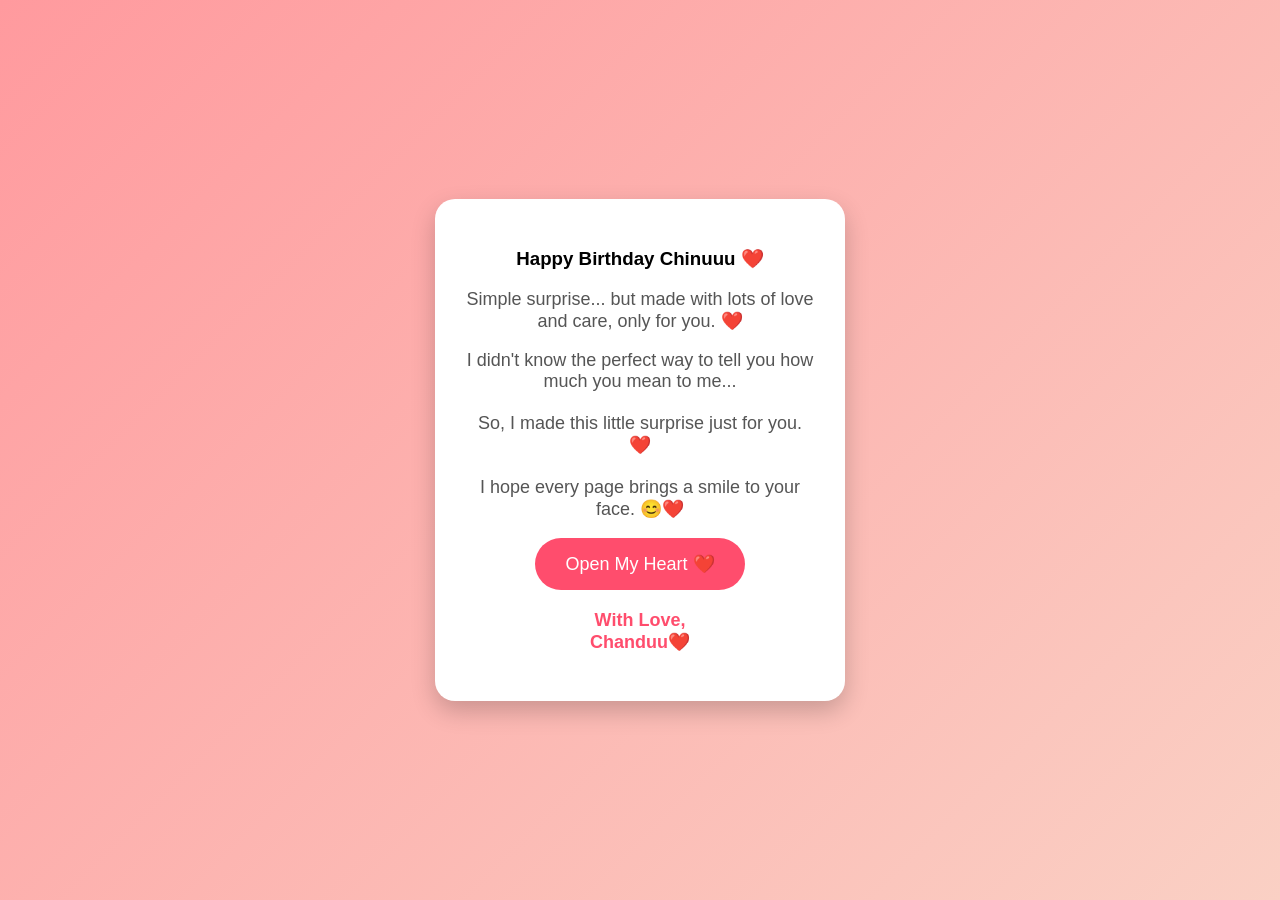
<file: index.html>
<!DOCTYPE html>
<html lang="en">
<head>
<meta charset="UTF-8">
<meta name="viewport" content="width=device-width, initial-scale=1.0">
<title>For Charanuuuuuuu ❤️</title>

<link rel="stylesheet" href="style.css">
</head>


<body>
  

<div class="container">

<h3>Happy Birthday Chinuuu ❤️</h3>

<p>Simple surprise... but made with lots of love and care, only for you. ❤️</p>

<p>
I didn't know the perfect way to tell you how much you mean to me...
<br><br>

So, I made this little surprise just for you. ❤️
<br><br>

I hope every page brings a smile to your face. 😊❤️
</p>

<button onclick="window.location.href='gallery.html'">
Open My Heart ❤️
</button>

<p class="from">
With Love,<br>
<b>Chanduu❤️</b>
</p>

</div>

<script>

function startSurprise(){

    let music = document.getElementById("bgMusic");

    music.play();

    setTimeout(function(){

        window.location.href="gallery.html";

    },1000);

}

</script>

</body>
</html>
</file>
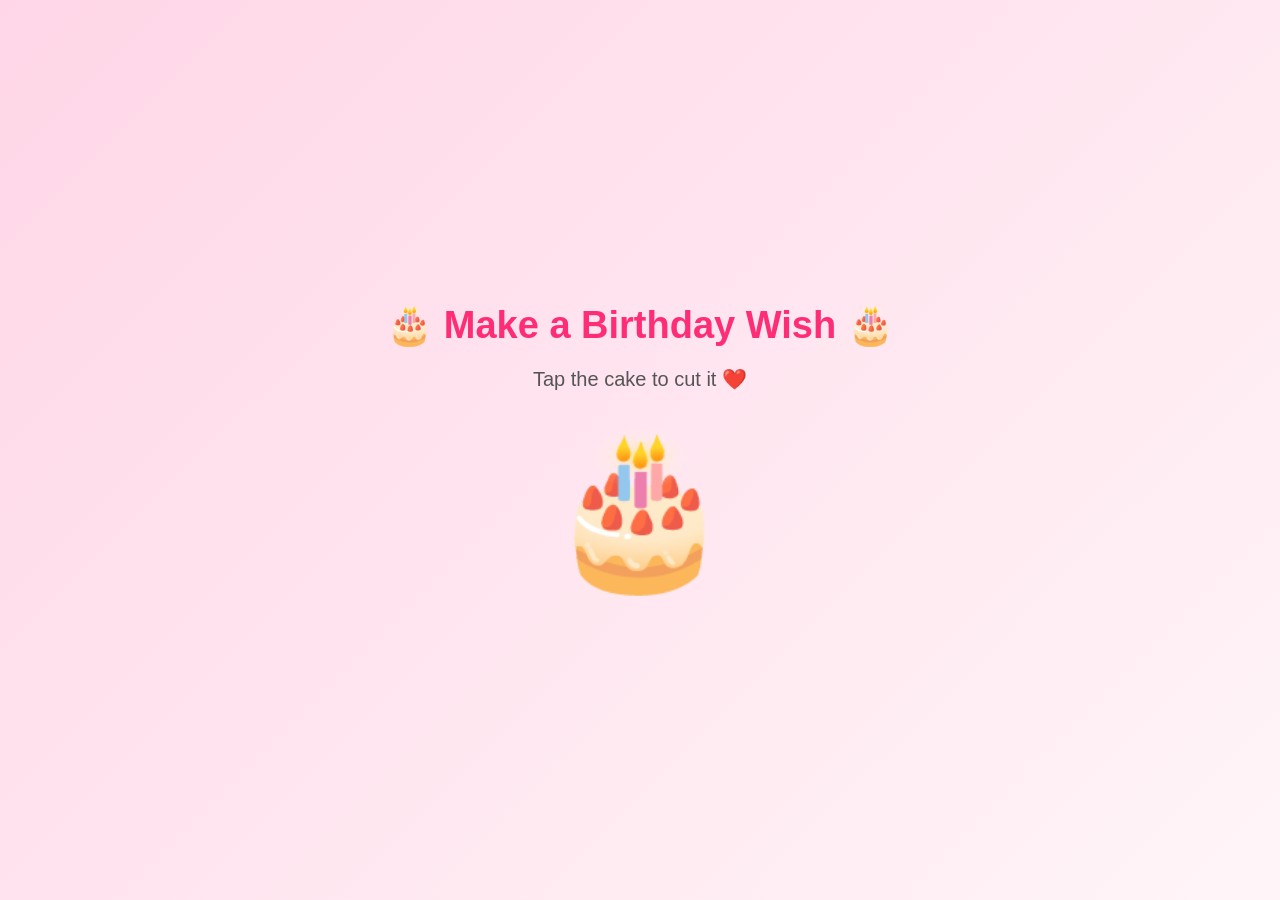
<file: cake.html>
<!DOCTYPE html>
<html lang="en">
<head>

<meta charset="UTF-8">
<meta name="viewport" content="width=device-width, initial-scale=1.0">

<title>Birthday Cake 🎂</title>

<style>

*{
margin:0;
padding:0;
box-sizing:border-box;
font-family:Arial,sans-serif;
}

body{
height:100vh;
display:flex;
justify-content:center;
align-items:center;
background:linear-gradient(135deg,#ffd6e7,#fff5f8);
overflow:hidden;
}

.container{
text-align:center;
}

h1{
color:#ff2d75;
font-size:38px;
margin-bottom:20px;
}

p{
font-size:20px;
color:#555;
margin-bottom:30px;
}

.cake{
font-size:150px;
cursor:pointer;
transition:.5s;
animation:bounce 2s infinite;
}

.cake:hover{
transform:scale(1.1);
}

@keyframes bounce{

0%,100%{
transform:translateY(0);
}

50%{
transform:translateY(-15px);
}

}

#message{
display:none;
margin-top:30px;
font-size:26px;
color:#e91e63;
font-weight:bold;
}

button{
display:none;
margin-top:25px;
padding:15px 35px;
background:#ff4d94;
color:white;
border:none;
border-radius:30px;
font-size:18px;
cursor:pointer;
}
@keyframes fall{

0%{
transform:translateY(-50px) rotate(0deg);
opacity:1;
}

100%{
transform:translateY(110vh) rotate(360deg);
opacity:0;
}

}

</style>

</head>

<body>

<div class="container">

<h1>🎂 Make a Birthday Wish 🎂</h1>

<p>Tap the cake to cut it ❤️</p>

<div class="cake" onclick="cutCake()">
🎂
</div>

<div id="message">
🎉 Happy Birthday, My Love! ❤️
</div>

<button id="nextBtn" onclick="window.location.href='game.html'">
Next Surprise ❤️
</button>
</div>

<script>

function cutCake(){

document.querySelector(".cake").innerHTML="🍰";

document.querySelector("h1").innerHTML="🎉 Happy Birthday! 🎉";

document.querySelector("p").innerHTML="May all your wishes come true... ❤️";

document.getElementById("message").style.display="block";

document.getElementById("nextBtn").style.display="inline-block";

}

</script>

</body>

</html>
<script>

function cutCake(){

document.querySelector(".cake").innerHTML="🍰";

document.querySelector("h1").innerHTML="🎉 Happy Birthday! 🎉";

document.querySelector("p").innerHTML="May all your wishes come true... ❤️";

document.getElementById("message").style.display="block";

document.getElementById("nextBtn").style.display="inline-block";

/* Confetti Hearts */

for(let i=0;i<30;i++){

let heart=document.createElement("div");

heart.innerHTML="❤️";

heart.style.position="fixed";
heart.style.left=Math.random()*100+"vw";
heart.style.top="-50px";
heart.style.fontSize=(20+Math.random()*20)+"px";
heart.style.animation="fall 4s linear forwards";

document.body.appendChild(heart);

setTimeout(()=>heart.remove(),4000);

}

}

</script>
</file>
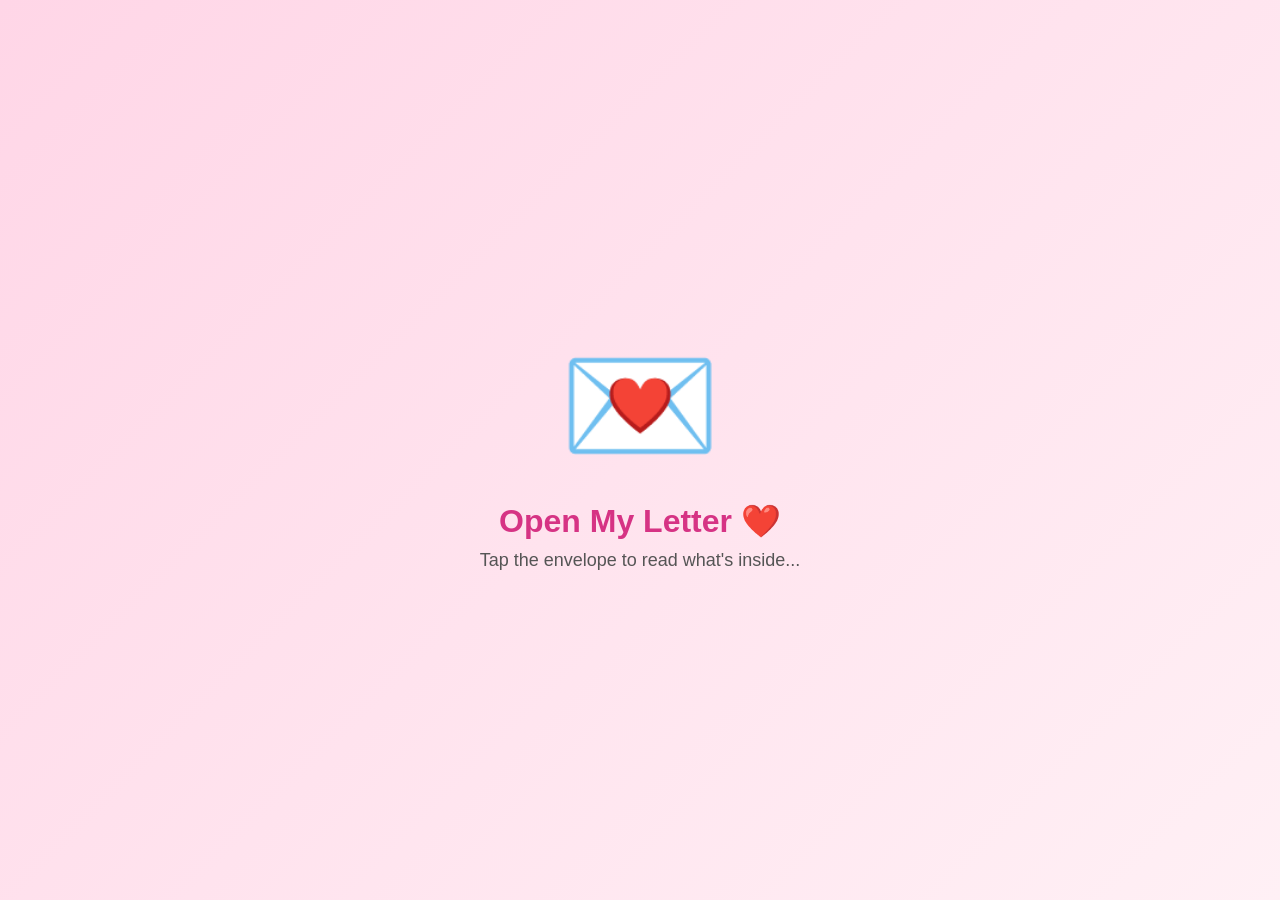
<file: envelope.html>
<!DOCTYPE html>
<html lang="en">
<head>

<meta charset="UTF-8">
<meta name="viewport" content="width=device-width, initial-scale=1.0">

<title>Open My Letter ❤️</title>

<style>

*{
margin:0;
padding:0;
box-sizing:border-box;
font-family:Arial,sans-serif;
}

body{
display:flex;
justify-content:center;
align-items:center;
height:100vh;
background:linear-gradient(135deg,#ffd6e7,#fff0f5);
overflow:hidden;
}

.container{
text-align:center;
}

.envelope{
font-size:130px;
cursor:pointer;
transition:.4s;
animation:float 2s infinite ease-in-out;
}

.envelope:hover{
transform:scale(1.1);
}

h2{
margin-top:20px;
color:#d63384;
font-size:32px;
}

p{
margin-top:10px;
color:#555;
font-size:18px;
}

@keyframes float{

0%{
transform:translateY(0);
}

50%{
transform:translateY(-10px);
}

100%{
transform:translateY(0);
}

}

</style>

</head>

<body>

<div class="container">

<div class="envelope" onclick="openLetter()">
💌
</div>

<h2>Open My Letter ❤️</h2>

<p>Tap the envelope to read what's inside...</p>
</div>

<script>

function openLetter(){

document.querySelector(".envelope").innerHTML="💖";

document.querySelector("h2").innerHTML="Opening Your Letter... ❤️";

document.querySelector("p").innerHTML="Please wait a moment... 🥹";

setTimeout(function(){

window.location.href="ll.html";

},2000);

}

</script>

</body>

</html>
</file>
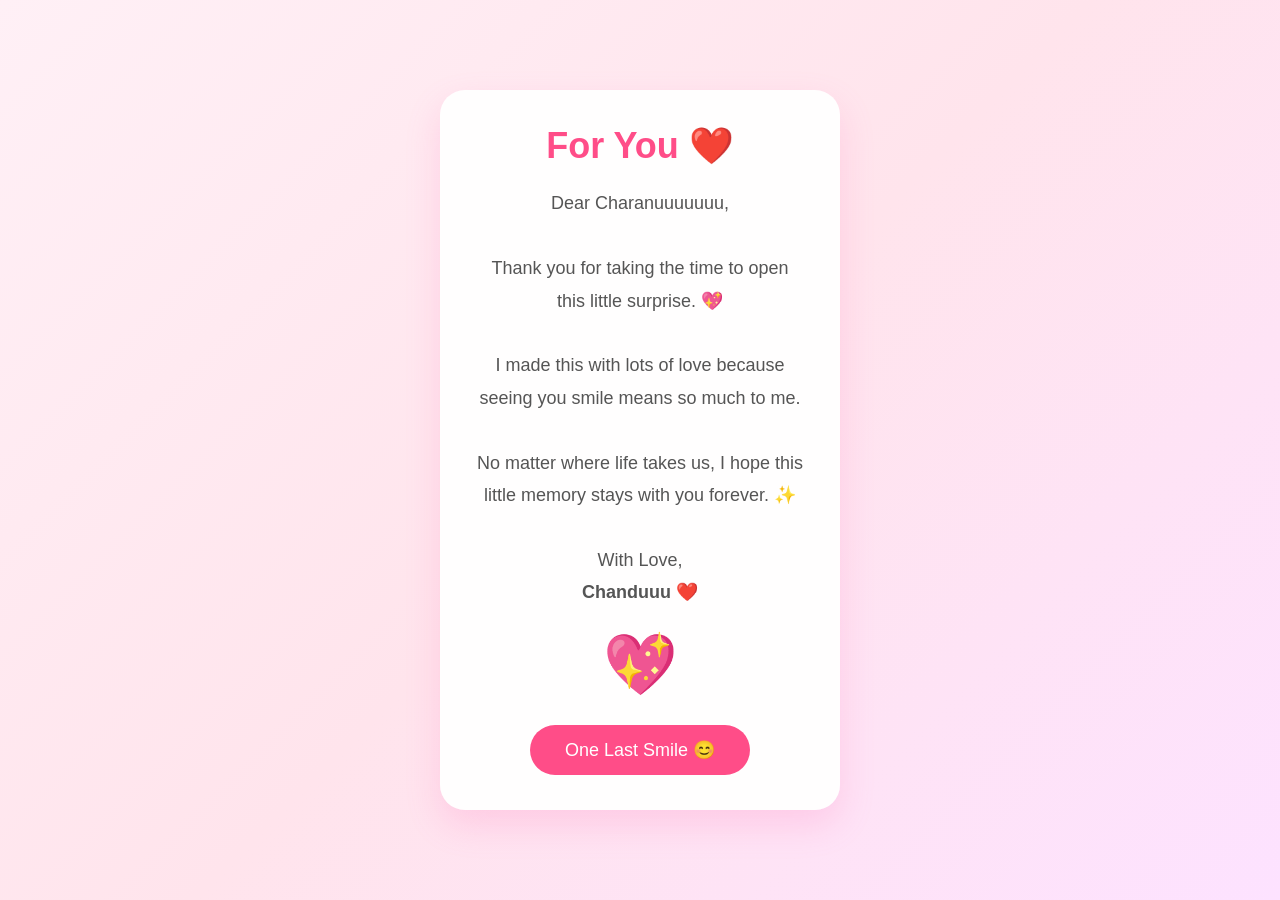
<file: final.html>
<!DOCTYPE html>
<html lang="en">
<head>
<meta charset="UTF-8">
<meta name="viewport" content="width=device-width, initial-scale=1.0">
<title>Forever ❤️</title>

<style>

*{
margin:0;
padding:0;
box-sizing:border-box;
font-family:Arial,sans-serif;
}

body{
height:100vh;
display:flex;
justify-content:center;
align-items:center;
background:linear-gradient(135deg,#fff0f6,#ffe4ec,#fde2ff);
overflow:hidden;
}

.card{
width:90%;
max-width:400px;
background:rgba(255,255,255,0.95);
padding:35px;
border-radius:25px;
text-align:center;
box-shadow:0 15px 35px rgba(255,105,180,.2);
animation:fadeIn 1.5s ease;
}

h1{
font-size:36px;
color:#ff4d88;
margin-bottom:20px;
}

p{
font-size:18px;
line-height:1.8;
color:#555;
}

.heart{
font-size:60px;
margin-top:20px;
animation:beat 1s infinite;
}

button{
margin-top:25px;
padding:14px 35px;
border:none;
border-radius:30px;
background:#ff4d88;
color:white;
font-size:18px;
cursor:pointer;
}

button:hover{
transform:scale(1.05);
}

@keyframes beat{
0%,100%{
transform:scale(1);
}
50%{
transform:scale(1.2);
}
}

@keyframes fadeIn{
from{
opacity:0;
transform:translateY(30px);
}
to{
opacity:1;
transform:translateY(0);
}
}

</style>

</head>

<body>

<div class="card">

<h1>For You ❤️</h1>

<p>

Dear Charanuuuuuuu,

<br><br>

Thank you for taking the time to open this little surprise. 💖

<br><br>

I made this with lots of love because seeing you smile means so much to me.

<br><br>

No matter where life takes us, I hope this little memory stays with you forever. ✨

<br><br>

With Love,

<br>

<b>Chanduuu ❤️</b>

</p>

<div class="heart">💖</div>

<button onclick="showMessage()">One Last Smile 😊</button>

<p id="finalMessage" style="display:none; margin-top:20px; color:#ff4d88; font-size:22px; font-weight:bold;">
💖 I hope this surprise made you smile. You'll always be special to me. ❤️
</p>

<script>
function showMessage(){
    document.getElementById("finalMessage").style.display = "block";
}
</script>
</button>

</div>

</body>
</html>
</file>
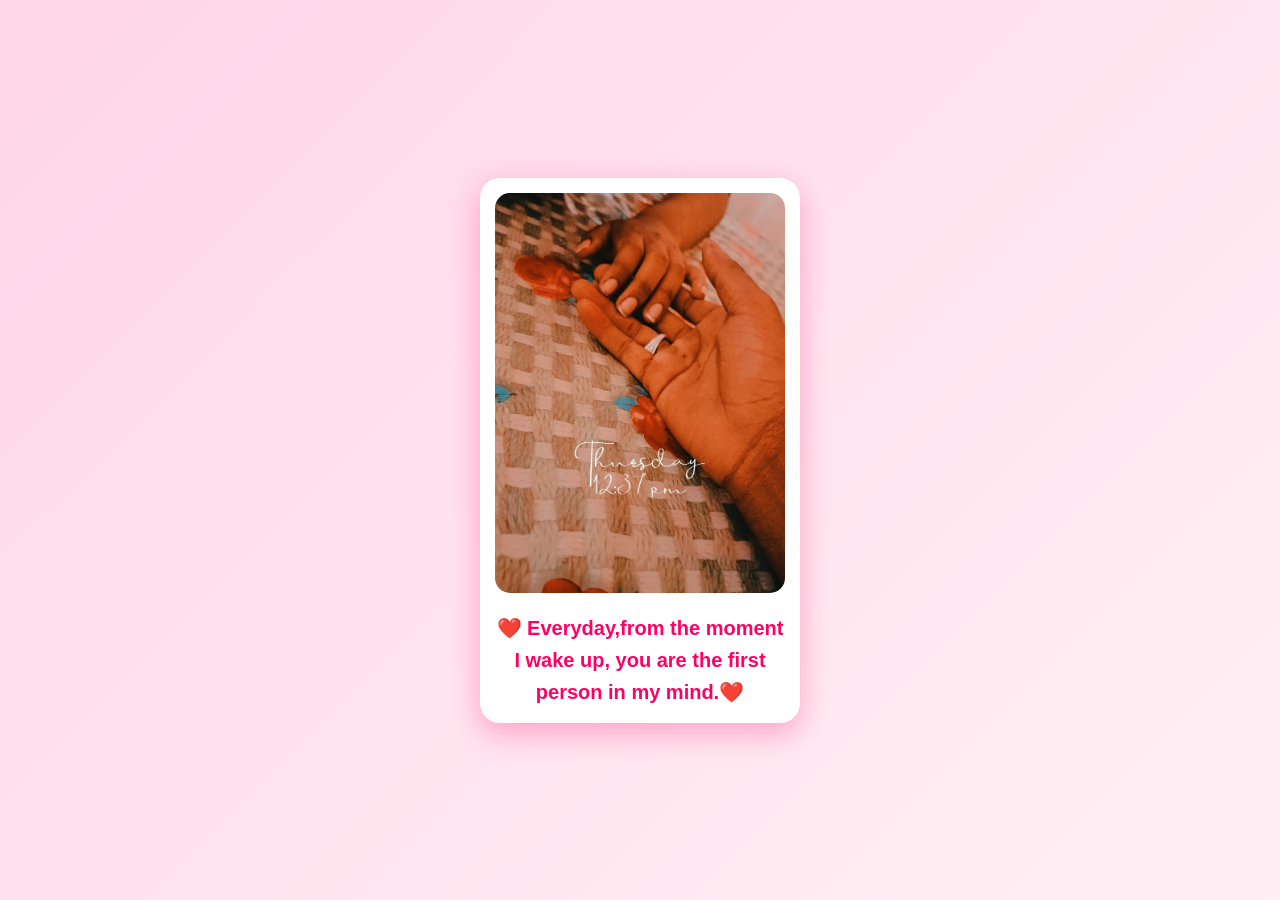
<file: gallery.html>
<!DOCTYPE html>
<html lang="en">
<head>
<meta charset="UTF-8">
<meta name="viewport" content="width=device-width, initial-scale=1.0">
<title>For someone so special ❤️</title>

<style>

*{
margin:0;
padding:0;
box-sizing:border-box;
font-family:Arial,sans-serif;
}

body{
display:flex;
justify-content:center;
align-items:center;
height:100vh;
background:linear-gradient(135deg,#ffd6e7,#fff0f5);
overflow:hidden;
}

.card{
width:320px;
background:white;
padding:15px;
border-radius:20px;
box-shadow:0 10px 30px rgba(255,0,100,.3);
text-align:center;
animation:fade 1s;
}

img{
width:100%;
height:400px;
object-fit:cover;
border-radius:15px;
}

#quote{
margin-top:15px;
font-size:20px;
color:#ff0066;
font-weight:bold;
line-height:1.6;
}

@keyframes fade{
from{
opacity:0;
transform:scale(.9);
}
to{
opacity:1;
transform:scale(1);
}
}

</style>
</head>

<body>

<div class="card">

<img id="photo" src="photo1.jpg">

<p id="quote">
❤️ Everyday,from the moment I wake up, you are the first person in my mind.❤️
</p>


</div>

<script>

let photos=[
"photo1.jpg",
"photo2.jpg",
"photo3.jpg",
"photo4.jpg",
"photo5.jpg"
];

let quotes = [
"❤️ Every day, from the moment I wake up, you are the first person on my mind. ❤️",
"❤️ Wishing the sweetest soul the happiest birthday ever. ❤️",
"❤️ Every picture reminds me how lucky I am to have you. ❤️",
"❤️ Every moment with you becomes a beautiful memory. ❤️",
"❤️ Happy Birthday to someone who means so much to me. ❤️"
];

let index=0;
setInterval(function(){

index++;

if(index>=photos.length){
window.location.href="letter.html";
window.location.href="ll.html";
return;
}

document.getElementById("photo").src=photos[index];
document.getElementById("quote").innerHTML=quotes[index];

},3000);
</script>

</body>
</html>
</file>
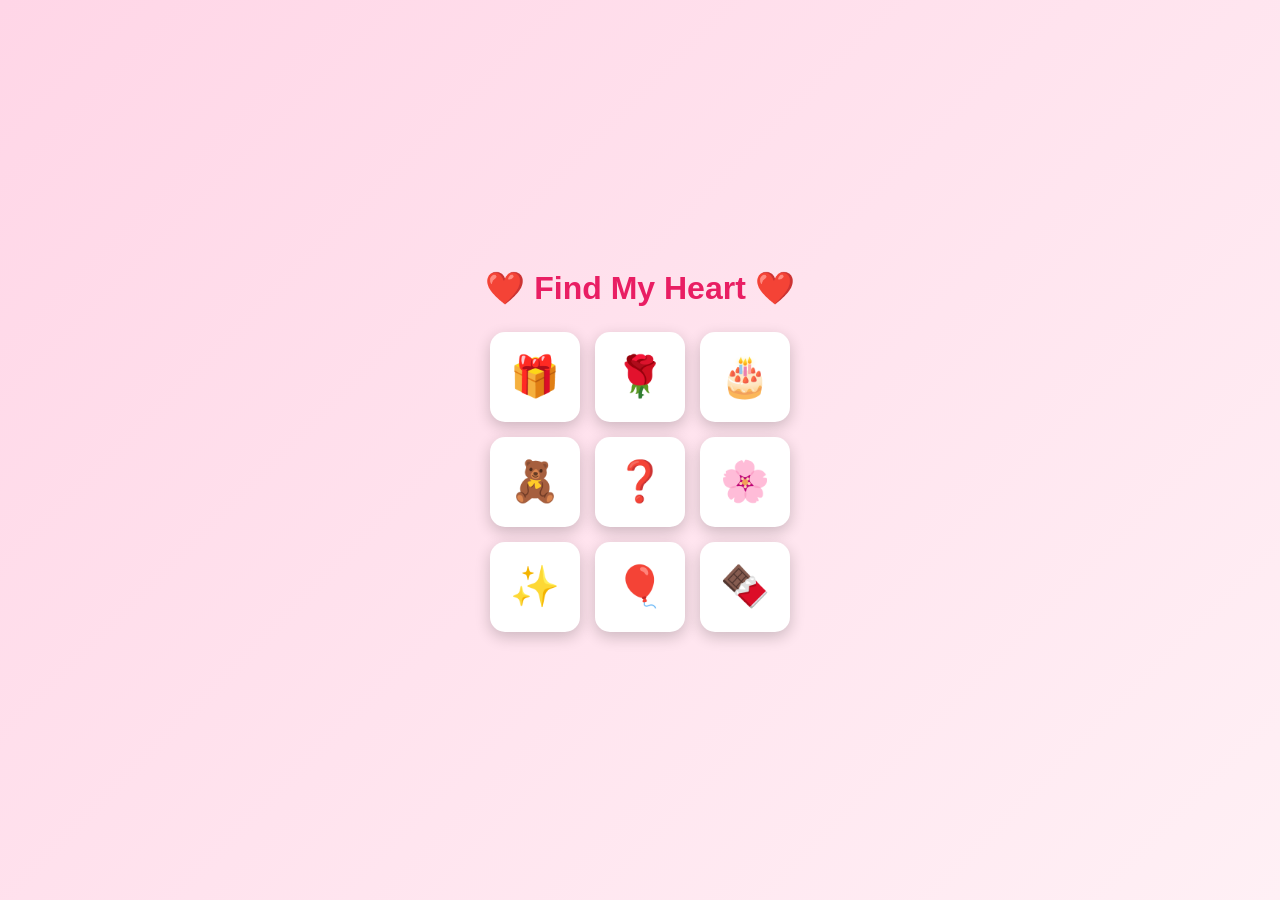
<file: game.html>
<!DOCTYPE html>
<html lang="en">
<head>
<meta charset="UTF-8">
<meta name="viewport" content="width=device-width, initial-scale=1.0">
<title>Find My Heart ❤️</title>

<style>

*{
margin:0;
padding:0;
box-sizing:border-box;
font-family:Arial,sans-serif;
}

body{
background:linear-gradient(135deg,#ffd6e7,#fff0f5);
display:flex;
justify-content:center;
align-items:center;
height:100vh;
}

.container{
text-align:center;
}

h1{
color:#e91e63;
margin-bottom:25px;
}

.grid{
display:grid;
grid-template-columns:repeat(3,90px);
gap:15px;
justify-content:center;
}

.box{
width:90px;
height:90px;
background:white;
border-radius:15px;
display:flex;
justify-content:center;
align-items:center;
font-size:40px;
cursor:pointer;
box-shadow:0 5px 15px rgba(0,0,0,.2);
transition:.3s;
}

.box:hover{
transform:scale(1.05);
}

#msg{
margin-top:25px;
font-size:22px;
color:#d81b60;
font-weight:bold;
display:none;
}

button{
margin-top:20px;
padding:15px 30px;
background:#ff4081;
color:white;
border:none;
border-radius:30px;
font-size:18px;
cursor:pointer;
display:none;
}

</style>

</head>

<body>

<div class="container">

<h1>❤️ Find My Heart ❤️</h1>

<div class="grid">

<div class="box" onclick="wrong(this)">🎁</div>
<div class="box" onclick="wrong(this)">🌹</div>
<div class="box" onclick="wrong(this)">🎂</div>

<div class="box" onclick="wrong(this)">🧸</div>
<div class="box" onclick="correct(this)">❓</div>
<div class="box" onclick="wrong(this)">🌸</div>

<div class="box" onclick="wrong(this)">✨</div>
<div class="box" onclick="wrong(this)">🎈</div>
<div class="box" onclick="wrong(this)">🍫</div>

</div>

<div id="msg">
❤️ You found my heart... ❤️
<br><br>
Because my heart has always belonged to you. 🥹❤️
</div>

<button id="next" onclick="window.location.href='final.html'">
Continue ❤️
</button>

</div>

<script>

function wrong(box){
box.innerHTML="🤍";
}

function correct(box){

box.innerHTML="❤️";

document.getElementById("msg").style.display="block";

document.getElementById("next").style.display="inline-block";

}

</script>

</body>
</html>
</file>
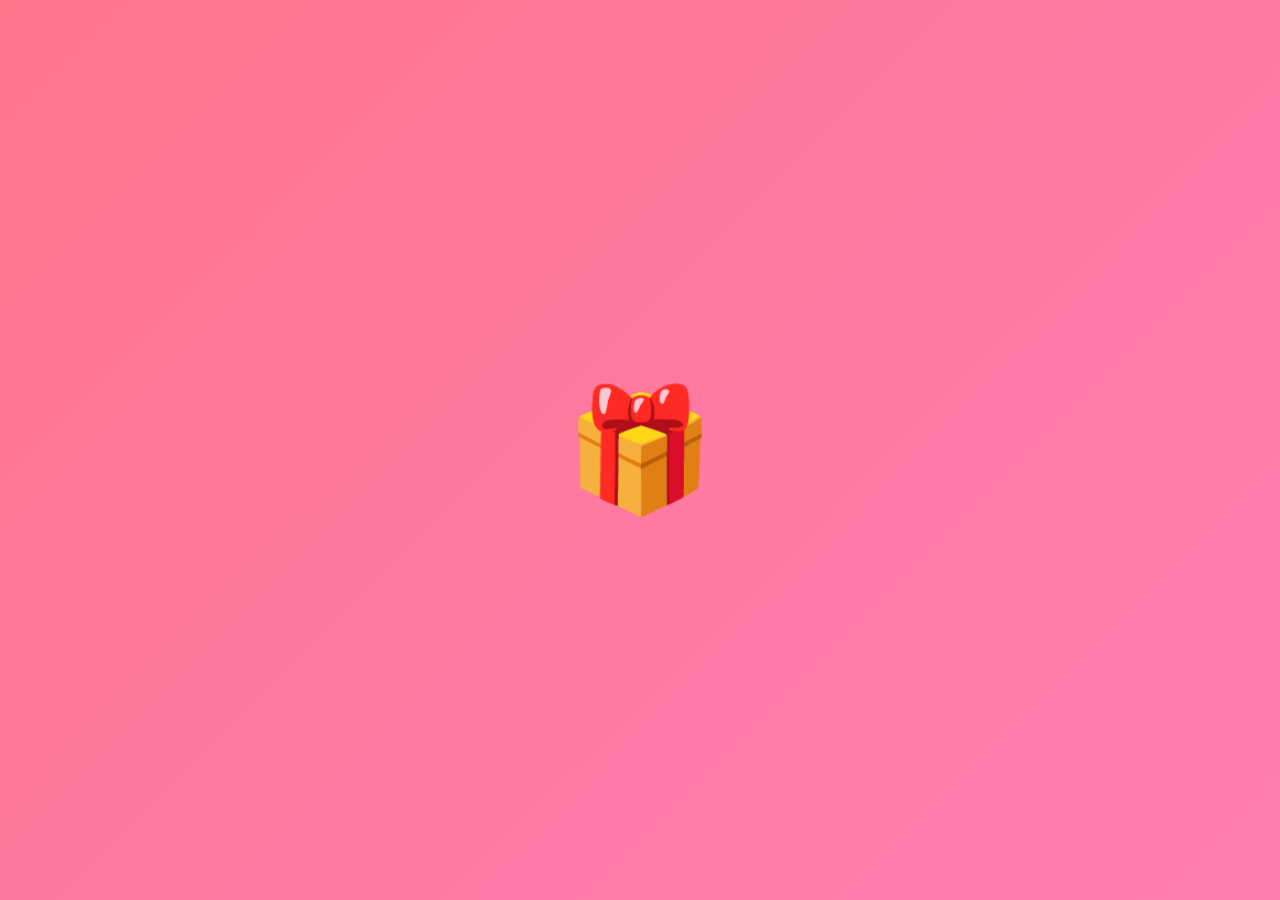
<file: gift.html>
<!DOCTYPE html>
<html>
<head>
<meta charset="UTF-8">
<meta name="viewport" content="width=device-width, initial-scale=1.0">
<title>Surprise ❤️</title>

<style>
body{
margin:0;
height:100vh;
display:flex;
justify-content:center;
align-items:center;
background:linear-gradient(135deg,#ff758c,#ff7eb3);
font-family:Arial,sans-serif;
overflow:hidden;
}

.container{
text-align:center;
color:white;
}

.gift{
font-size:120px;
animation:bounce 1s infinite;
cursor:pointer;
}

@keyframes bounce{
0%,100%{transform:translateY(0);}
50%{transform:translateY(-15px);}
}

h2{
margin-top:20px;
}

button{
padding:15px 30px;
font-size:18px;
border:none;
border-radius:30px;
background:white;
color:#ff4d6d;
cursor:pointer;
margin-top:20px;
}

.message{
display:none;
font-size:22px;
padding:20px;
}

.heart{
position:fixed;
font-size:25px;
animation:float 5s linear infinite;
}

@keyframes float{
0%{
transform:translateY(100vh);
opacity:1;
}
100%{
transform:translateY(-120vh);
opacity:0;
}
}
</style>

</head>

<body>

<div class="container">

<div class="gift" onclick="openGift()">🎁</div>

<div class="message" id="msg">
<h1>Hi Charanuuuuuuu ❤️</h1>

<p>
I made this surprise just for you. 💖<br><br>
I hope this brings a smile to your face. 😊<br><br>
— with all my love ,chanduu❤️
</p>

</div>

</div>

<script>

function openGift(){

document.querySelector(".gift").style.display="none";
document.getElementById("msg").style.display="block";

for(let i=0;i<30;i++){

let heart=document.createElement("div");

heart.innerHTML="❤️";

heart.className="heart";

heart.style.left=Math.random()*100+"vw";

heart.style.animationDuration=(3+Math.random()*3)+"s";

document.body.appendChild(heart);

}
setTimeout(function(){
window.location.href="gallery.html";
},5000);
}

</script>

</body>
</html>
</file>
<file: style.css>
body{
margin:0;
font-family:Arial,sans-serif;
background:linear-gradient(135deg,#ff9a9e,#fad0c4);
display:flex;
justify-content:center;
align-items:center;
height:100vh;
}

.container{
background:white;
width:90%;
max-width:350px;
padding:30px;
border-radius:20px;
text-align:center;
box-shadow:0 10px 25px rgba(0,0,0,0.2);
}

h1{
color:#ff4d6d;
font-size:36px;
}

p{
font-size:18px;
color:#555;
}

button{
background:#ff4d6d;
color:white;
border:none;
padding:15px 30px;
border-radius:30px;
font-size:18px;
cursor:pointer;
}

.from{
margin-top:20px;
color:#ff4d6d;
font-weight:bold;
}
</file>
